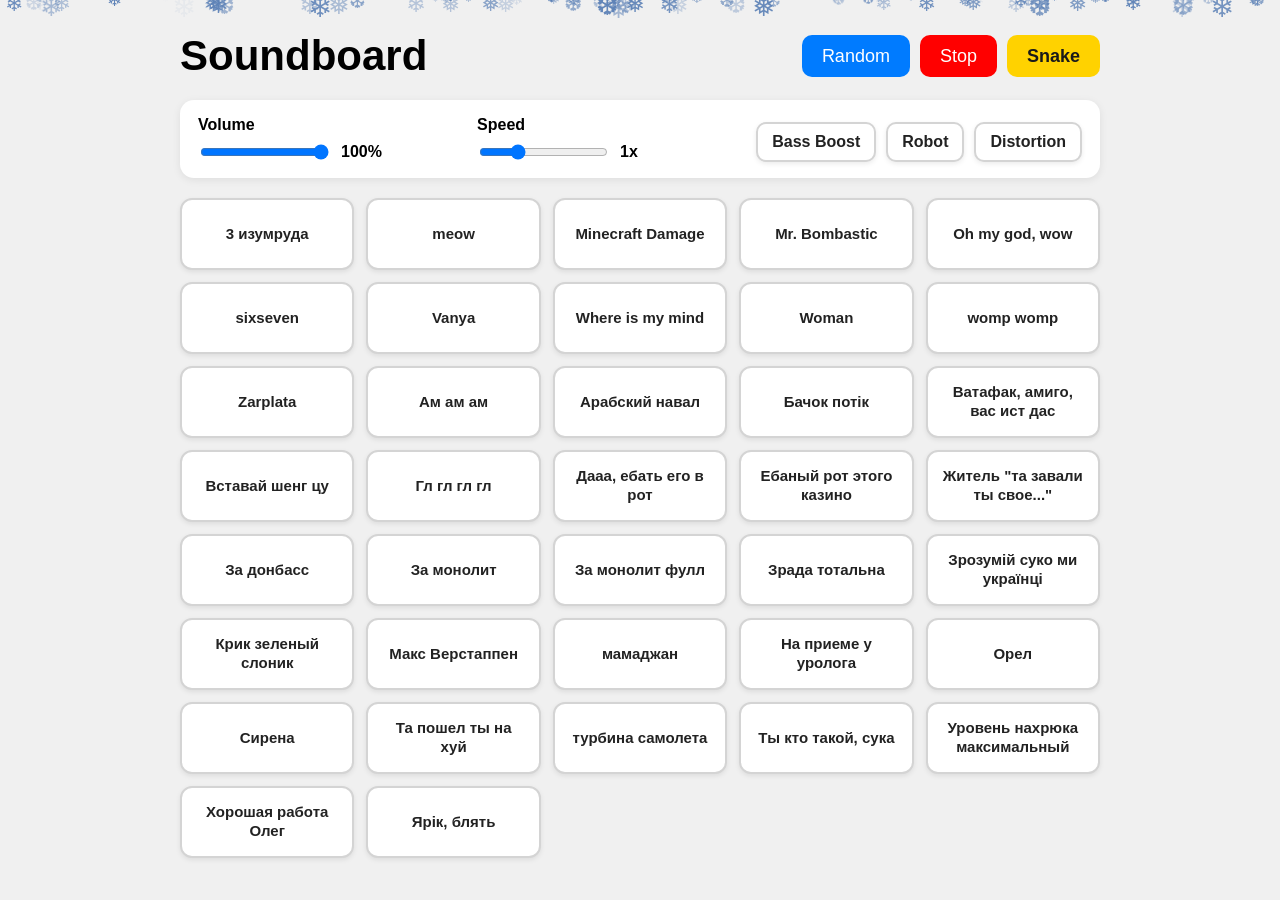
<file: index.html>
<!DOCTYPE html>
<html lang="en">
<head>
    <meta charset="UTF-8">
    <meta name="viewport" content="width=device-width, initial-scale=1.0">
    <title>Select and Play Sound</title>
    <link rel="stylesheet" href="styles/styles.css">
    <link rel="stylesheet" href="styles/snowflakes.css">
    <link rel="icon" href="/favicon.ico">
</head>
<body>
    <div class="snowflakes"></div>

    <main class="container">
        <header class="page-header">
            <h1 class="page-title">Soundboard</h1>
            <div class="button-container">
                <button class="button button-random" id="randomButton" type="button">Random</button>
                <button class="button button-stop" id="stopButton" type="button">Stop</button>
                <a class="button button-snake" href="snake.html">Snake</a>
            </div>
        </header>

        <section class="controls-panel" aria-label="Playback settings">
            <div class="control-group">
                <label class="field-label" for="volumeSlider">Volume</label>
                <div class="slider-row">
                    <input class="range-slider" type="range" id="volumeSlider" min="0" max="1" step="0.01" value="1">
                    <output class="slider-value" id="volumeValue" for="volumeSlider">100%</output>
                </div>
            </div>

            <div class="control-group">
                <label class="field-label" for="speedSlider">Speed</label>
                <div class="slider-row">
                    <input class="range-slider" type="range" id="speedSlider" min="0.25" max="3" step="0.05" value="1">
                    <output class="slider-value" id="speedValue" for="speedSlider">1x</output>
                </div>
            </div>

            <fieldset class="effects-panel" aria-label="Effects">
                <label class="effect-toggle">
                    <input type="checkbox" id="bassBoostToggle">
                    <span>Bass Boost</span>
                </label>
                <label class="effect-toggle">
                    <input type="checkbox" id="robotToggle">
                    <span>Robot</span>
                </label>
                <label class="effect-toggle">
                    <input type="checkbox" id="distortionToggle">
                    <span>Distortion</span>
                </label>
            </fieldset>
        </section>

        <div class="sound-grid" id="soundGrid"></div>
    </main>

    <script type="module" src="scripts/script.js"></script>
    <script src="scripts/snowflakes.js"></script>
</body>
</html>
</file>
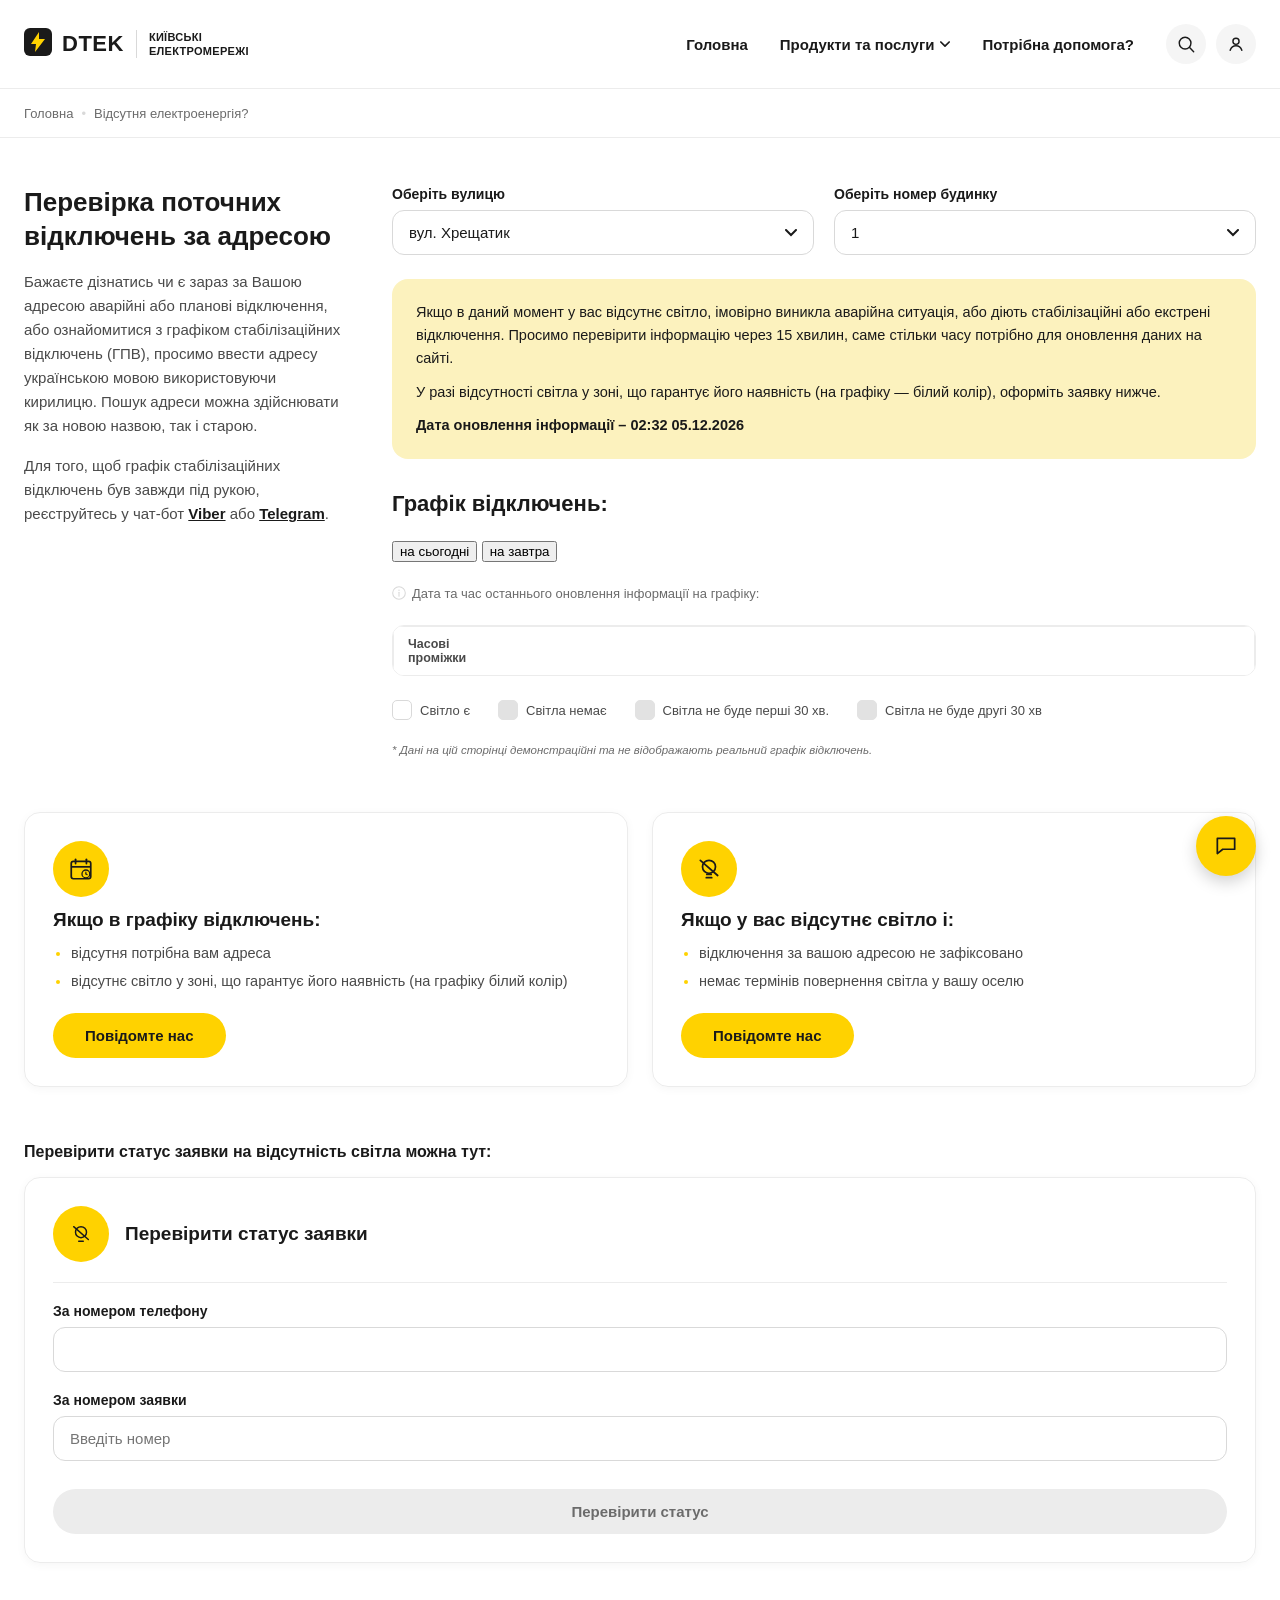
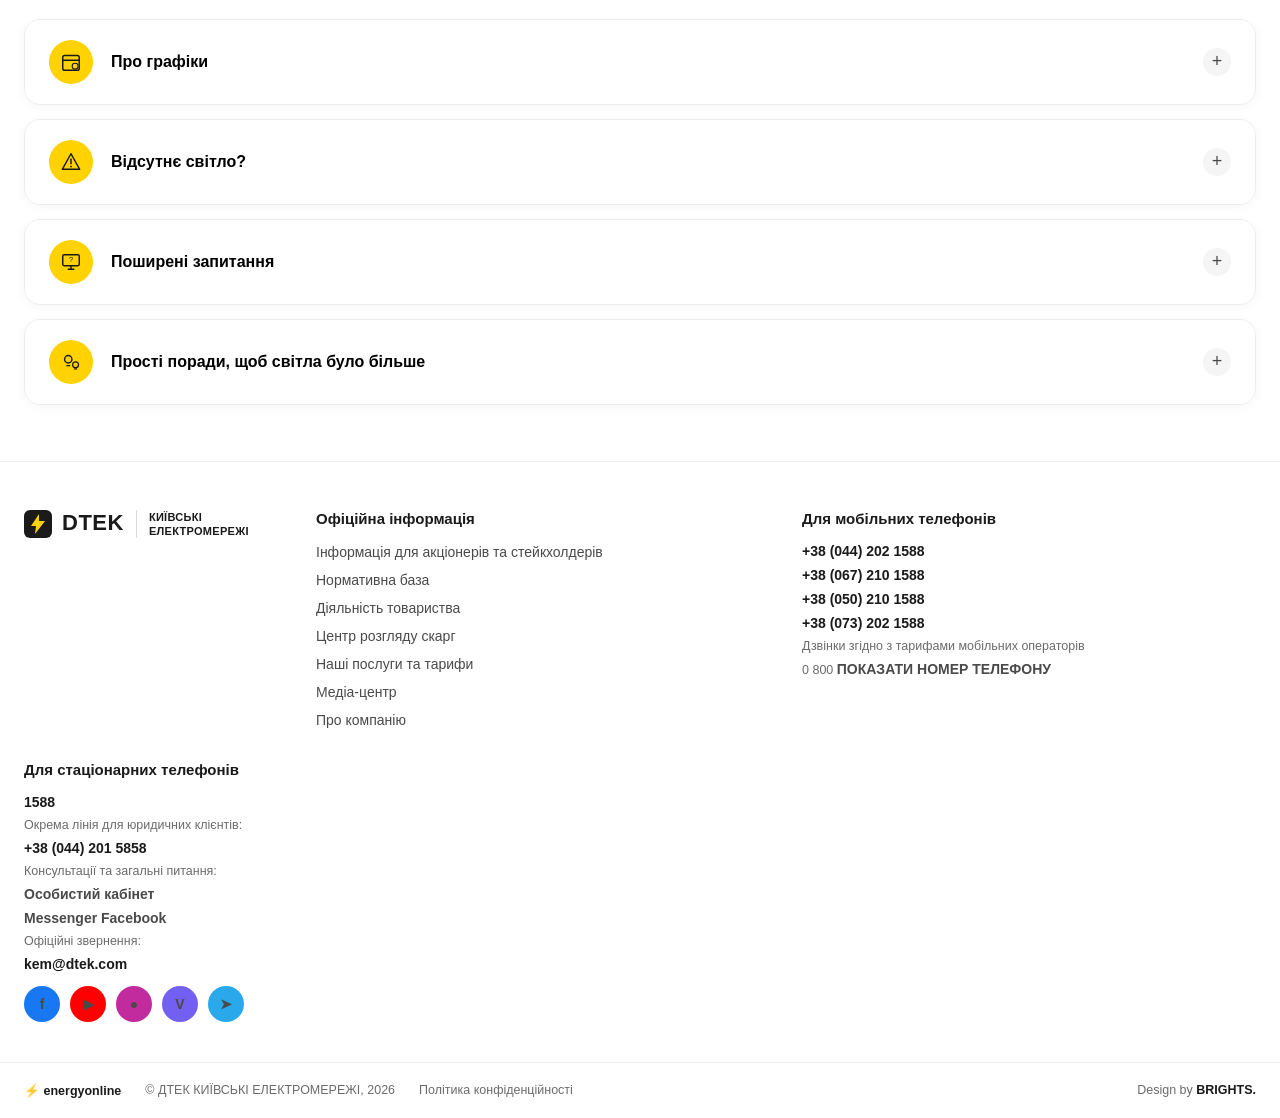
<file: snake/index.html>
<!DOCTYPE html>
<html lang="uk">
<head>
    <meta charset="UTF-8">
    <meta name="viewport" content="width=device-width, initial-scale=1.0">
    <title>Відсутня електроенергія? — ДТЕК Київські електромережі</title>
    <link rel="stylesheet" href="/styles/snake.css">
    <link rel="icon" href="/favicon.ico">
</head>
<body>
    <header class="dtek-header">
        <div class="wrap header-inner">
            <a class="brand" href="/snake" aria-label="ДТЕК Київські електромережі">
                <span class="brand-mark" aria-hidden="true">
                    <svg viewBox="0 0 28 28" width="28" height="28"><rect width="28" height="28" rx="6" fill="#1a1a1a"/><path d="M15 4 7 16h5l-1 8 10-13h-6z" fill="#FFD200"/></svg>
                </span>
                <span class="brand-word">DTEK</span>
                <span class="brand-divider" aria-hidden="true"></span>
                <span class="brand-sub">КИЇВСЬКІ<br>ЕЛЕКТРОМЕРЕЖІ</span>
            </a>

            <nav class="main-nav" aria-label="Основна навігація">
                <a href="#">Головна</a>
                <a href="#" class="nav-dropdown">Продукти та послуги
                    <svg viewBox="0 0 12 8" width="10" height="7" aria-hidden="true"><path d="M1 1l5 5 5-5" stroke="currentColor" stroke-width="2" fill="none" stroke-linecap="round" stroke-linejoin="round"/></svg>
                </a>
                <a href="#">Потрібна допомога?</a>
            </nav>

            <div class="header-icons">
                <button class="icon-btn" type="button" aria-label="Пошук">
                    <svg viewBox="0 0 20 20" width="18" height="18"><circle cx="9" cy="9" r="6.5" fill="none" stroke="currentColor" stroke-width="1.6"/><line x1="14" y1="14" x2="18.5" y2="18.5" stroke="currentColor" stroke-width="1.6" stroke-linecap="round"/></svg>
                </button>
                <button class="icon-btn" type="button" aria-label="Особистий кабінет">
                    <svg viewBox="0 0 20 20" width="18" height="18"><circle cx="10" cy="7" r="3.4" fill="none" stroke="currentColor" stroke-width="1.6"/><path d="M3.5 17c1.2-3.4 4-5 6.5-5s5.3 1.6 6.5 5" fill="none" stroke="currentColor" stroke-width="1.6" stroke-linecap="round"/></svg>
                </button>
            </div>
        </div>
    </header>

    <nav class="breadcrumb" aria-label="Хлібні крихти">
        <div class="wrap breadcrumb-inner">
            <a href="#">Головна</a>
            <span class="crumb-sep">&bull;</span>
            <span>Відсутня електроенергія?</span>
        </div>
    </nav>

    <main class="wrap">
        <section class="checker">
            <div class="checker-info">
                <h1 class="checker-title">Перевірка поточних відключень за адресою</h1>
                <p class="checker-text">
                    Бажаєте дізнатись чи є зараз за Вашою адресою аварійні або планові відключення,
                    або ознайомитися з графіком стабілізаційних відключень (ГПВ), просимо ввести
                    адресу українською мовою використовуючи кирилицю. Пошук адреси можна здійснювати
                    як за новою назвою, так і старою.
                </p>
                <p class="checker-text">
                    Для того, щоб графік стабілізаційних відключень був завжди під рукою,
                    реєструйтесь у чат-бот <a href="#" class="text-link">Viber</a> або
                    <a href="#" class="text-link">Telegram</a>.
                </p>
            </div>

            <div class="checker-form">
                <div class="form-row">
                    <div class="field">
                        <label class="field-label" for="streetSelect">Оберіть вулицю</label>
                        <select class="select-input" id="streetSelect"></select>
                    </div>
                    <div class="field">
                        <label class="field-label" for="houseSelect">Оберіть номер будинку</label>
                        <select class="select-input" id="houseSelect"></select>
                    </div>
                </div>

                <div class="info-box">
                    <p>
                        Якщо в даний момент у вас відсутнє світло, імовірно виникла аварійна ситуація,
                        або діють стабілізаційні або екстрені відключення. Просимо перевірити інформацію
                        через 15 хвилин, саме стільки часу потрібно для оновлення даних на сайті.
                    </p>
                    <p>
                        У разі відсутності світла у зоні, що гарантує його наявність (на графіку — білий
                        колір), оформіть заявку нижче.
                    </p>
                    <p class="updated-line">Дата оновлення інформації &ndash; <span id="infoBoxUpdated"></span></p>
                </div>

                <h2 class="schedule-title">Графік відключень:</h2>

                <div class="day-toggle" role="tablist">
                    <button class="day-tab" id="todayTab" type="button" role="tab" aria-selected="true">
                        <span class="day-tab-icon" aria-hidden="true"></span>
                        на сьогодні <span id="todayLabel"></span>
                    </button>
                    <button class="day-tab" id="tomorrowTab" type="button" role="tab" aria-selected="false">
                        <span class="day-tab-icon" aria-hidden="true"></span>
                        на завтра <span id="tomorrowLabel"></span>
                    </button>
                </div>

                <p class="table-updated">
                    <svg class="info-icon" viewBox="0 0 20 20" width="14" height="14" aria-hidden="true">
                        <circle cx="10" cy="10" r="9" fill="none" stroke="currentColor" stroke-width="1.5"/>
                        <line x1="10" y1="9" x2="10" y2="14.5" stroke="currentColor" stroke-width="1.5" stroke-linecap="round"/>
                        <circle cx="10" cy="6" r="1" fill="currentColor"/>
                    </svg>
                    Дата та час останнього оновлення інформації на графіку: <strong id="tableUpdated"></strong>
                </p>

                <div class="table-scroll">
                    <table class="schedule-table" id="scheduleTable">
                        <thead>
                            <tr id="scheduleHeadRow">
                                <th>Часові<br>проміжки</th>
                            </tr>
                        </thead>
                        <tbody>
                            <tr id="scheduleBodyRow"></tr>
                        </tbody>
                    </table>
                </div>

                <div class="legend">
                    <div class="legend-item">
                        <span class="legend-swatch legend-swatch--on"></span>
                        Світло є
                    </div>
                    <div class="legend-item">
                        <span class="legend-swatch legend-swatch--off" id="legendOff"></span>
                        Світла немає
                    </div>
                    <div class="legend-item">
                        <span class="legend-swatch legend-swatch--first-half" id="legendFirst"></span>
                        Світла не буде перші 30 хв.
                    </div>
                    <div class="legend-item">
                        <span class="legend-swatch legend-swatch--second-half" id="legendSecond"></span>
                        Світла не буде другі 30 хв
                    </div>
                </div>

                <p class="demo-disclaimer">* Дані на цій сторінці демонстраційні та не відображають реальний графік відключень.</p>
            </div>
        </section>

        <section class="info-cards">
            <div class="info-card">
                <div class="info-card-icon">
                    <svg viewBox="0 0 24 24" width="26" height="26"><rect x="3" y="5" width="18" height="16" rx="2" fill="none" stroke="#1a1a1a" stroke-width="1.6"/><line x1="3" y1="10" x2="21" y2="10" stroke="#1a1a1a" stroke-width="1.6"/><line x1="7" y1="3" x2="7" y2="7" stroke="#1a1a1a" stroke-width="1.6" stroke-linecap="round"/><line x1="17" y1="3" x2="17" y2="7" stroke="#1a1a1a" stroke-width="1.6" stroke-linecap="round"/><circle cx="16.5" cy="16.5" r="3.6" fill="#FFD200" stroke="#1a1a1a" stroke-width="1.2"/><line x1="16.5" y1="14.7" x2="16.5" y2="16.5" stroke="#1a1a1a" stroke-width="1" stroke-linecap="round"/><line x1="16.5" y1="16.5" x2="17.7" y2="17.3" stroke="#1a1a1a" stroke-width="1" stroke-linecap="round"/></svg>
                </div>
                <h3>Якщо в графіку відключень:</h3>
                <ul>
                    <li>відсутня потрібна вам адреса</li>
                    <li>відсутнє світло у зоні, що гарантує його наявність (на графіку білий колір)</li>
                </ul>
                <button class="pill-button" type="button">Повідомте нас</button>
            </div>

            <div class="info-card">
                <div class="info-card-icon">
                    <svg viewBox="0 0 24 24" width="26" height="26"><circle cx="12" cy="10" r="6" fill="none" stroke="#1a1a1a" stroke-width="1.6"/><line x1="9.5" y1="20" x2="14.5" y2="20" stroke="#1a1a1a" stroke-width="1.6" stroke-linecap="round"/><line x1="10" y1="17" x2="14" y2="17" stroke="#1a1a1a" stroke-width="1.6" stroke-linecap="round"/><line x1="4" y1="4" x2="20" y2="18" stroke="#1a1a1a" stroke-width="1.6" stroke-linecap="round"/></svg>
                </div>
                <h3>Якщо у вас відсутнє світло і:</h3>
                <ul>
                    <li>відключення за вашою адресою не зафіксовано</li>
                    <li>немає термінів повернення світла у вашу оселю</li>
                </ul>
                <button class="pill-button" type="button">Повідомте нас</button>
            </div>
        </section>

        <section class="status-check">
            <p class="status-lead">Перевірити статус заявки на відсутність світла можна тут:</p>
            <div class="status-card">
                <div class="status-card-header">
                    <div class="status-icon">
                        <svg viewBox="0 0 24 24" width="22" height="22"><circle cx="12" cy="10" r="6" fill="none" stroke="#1a1a1a" stroke-width="1.6"/><line x1="9.5" y1="20" x2="14.5" y2="20" stroke="#1a1a1a" stroke-width="1.6" stroke-linecap="round"/><line x1="4" y1="4" x2="20" y2="18" stroke="#1a1a1a" stroke-width="1.6" stroke-linecap="round"/></svg>
                    </div>
                    <h3>Перевірити статус заявки</h3>
                </div>
                <hr class="divider">
                <form class="status-fields" id="statusForm">
                    <div class="field">
                        <label class="field-label" for="statusPhone">За номером телефону</label>
                        <input class="select-input" type="tel" id="statusPhone" placeholder="">
                    </div>
                    <div class="field">
                        <label class="field-label" for="statusTicket">За номером заявки</label>
                        <input class="select-input" type="text" id="statusTicket" placeholder="Введіть номер">
                    </div>
                    <button class="pill-button pill-button--wide pill-button--disabled" type="submit" disabled>Перевірити статус</button>
                </form>
            </div>
        </section>

        <section class="faq">
            <div class="faq-item">
                <button class="faq-row" type="button" aria-expanded="false">
                    <span class="faq-icon">
                        <svg viewBox="0 0 24 24" width="22" height="22"><rect x="3" y="5" width="18" height="16" rx="2" fill="none" stroke="#1a1a1a" stroke-width="1.6"/><line x1="3" y1="10" x2="21" y2="10" stroke="#1a1a1a" stroke-width="1.6"/><circle cx="16.5" cy="16.5" r="3.2" fill="none" stroke="#1a1a1a" stroke-width="1.2"/></svg>
                    </span>
                    <span class="faq-title">Про графіки</span>
                    <span class="faq-toggle" aria-hidden="true">+</span>
                </button>
                <div class="faq-panel" hidden>
                    <p>Графіки стабілізаційних відключень діють по чергах та можуть змінюватися залежно від ситуації в енергосистемі.</p>
                </div>
            </div>

            <div class="faq-item">
                <button class="faq-row" type="button" aria-expanded="false">
                    <span class="faq-icon">
                        <svg viewBox="0 0 24 24" width="22" height="22"><path d="M12 3 2.5 20h19L12 3z" fill="none" stroke="#1a1a1a" stroke-width="1.6" stroke-linejoin="round"/><line x1="12" y1="9" x2="12" y2="14" stroke="#1a1a1a" stroke-width="1.6" stroke-linecap="round"/><circle cx="12" cy="17" r="1" fill="#1a1a1a"/></svg>
                    </span>
                    <span class="faq-title">Відсутнє світло?</span>
                    <span class="faq-toggle" aria-hidden="true">+</span>
                </button>
                <div class="faq-panel" hidden>
                    <p>Перевірте графік вище для вашої адреси та, за потреби, повідомте про відсутність світла через форму на сторінці.</p>
                </div>
            </div>

            <div class="faq-item">
                <button class="faq-row" type="button" aria-expanded="false">
                    <span class="faq-icon">
                        <svg viewBox="0 0 24 24" width="22" height="22"><rect x="3" y="4" width="18" height="12" rx="1.5" fill="none" stroke="#1a1a1a" stroke-width="1.6"/><line x1="9" y1="20" x2="15" y2="20" stroke="#1a1a1a" stroke-width="1.6" stroke-linecap="round"/><line x1="12" y1="16" x2="12" y2="20" stroke="#1a1a1a" stroke-width="1.6"/><text x="12" y="12.5" font-size="8" text-anchor="middle" fill="#1a1a1a">?</text></svg>
                    </span>
                    <span class="faq-title">Поширені запитання</span>
                    <span class="faq-toggle" aria-hidden="true">+</span>
                </button>
                <div class="faq-panel" hidden>
                    <p>Відповіді на найпоширеніші запитання щодо графіків та аварійних відключень.</p>
                </div>
            </div>

            <div class="faq-item">
                <button class="faq-row" type="button" aria-expanded="false">
                    <span class="faq-icon">
                        <svg viewBox="0 0 24 24" width="22" height="22"><circle cx="9" cy="9" r="4" fill="none" stroke="#1a1a1a" stroke-width="1.6"/><line x1="7.5" y1="16" x2="10.5" y2="16" stroke="#1a1a1a" stroke-width="1.4" stroke-linecap="round"/><circle cx="17" cy="15" r="3.2" fill="none" stroke="#1a1a1a" stroke-width="1.4"/><line x1="15.8" y1="19.5" x2="18.2" y2="19.5" stroke="#1a1a1a" stroke-width="1.2" stroke-linecap="round"/></svg>
                    </span>
                    <span class="faq-title">Прості поради, щоб світла було більше</span>
                    <span class="faq-toggle" aria-hidden="true">+</span>
                </button>
                <div class="faq-panel" hidden>
                    <p>Вимикайте потужні побутові прилади на час пікових навантажень, щоб зменшити навантаження на мережу.</p>
                </div>
            </div>
        </section>
    </main>

    <footer class="dtek-footer">
        <div class="wrap footer-top">
            <a class="brand footer-brand" href="/snake" aria-label="ДТЕК Київські електромережі">
                <span class="brand-mark" aria-hidden="true">
                    <svg viewBox="0 0 28 28" width="28" height="28"><rect width="28" height="28" rx="6" fill="#1a1a1a"/><path d="M15 4 7 16h5l-1 8 10-13h-6z" fill="#FFD200"/></svg>
                </span>
                <span class="brand-word">DTEK</span>
                <span class="brand-divider" aria-hidden="true"></span>
                <span class="brand-sub">КИЇВСЬКІ<br>ЕЛЕКТРОМЕРЕЖІ</span>
            </a>

            <div class="footer-col">
                <h4>Офіційна інформація</h4>
                <ul>
                    <li><a href="#">Інформація для акціонерів та стейкхолдерів</a></li>
                    <li><a href="#">Нормативна база</a></li>
                    <li><a href="#">Діяльність товариства</a></li>
                    <li><a href="#">Центр розгляду скарг</a></li>
                    <li><a href="#">Наші послуги та тарифи</a></li>
                    <li><a href="#">Медіа-центр</a></li>
                    <li><a href="#">Про компанію</a></li>
                </ul>
            </div>

            <div class="footer-col">
                <h4>Для мобільних телефонів</h4>
                <p class="phone">+38 (044) 202 1588</p>
                <p class="phone">+38 (067) 210 1588</p>
                <p class="phone">+38 (050) 210 1588</p>
                <p class="phone">+38 (073) 202 1588</p>
                <p class="footer-note">Дзвінки згідно з тарифами мобільних операторів</p>
                <p class="footer-note">0&nbsp;800 <a class="text-link" href="#">ПОКАЗАТИ НОМЕР ТЕЛЕФОНУ</a></p>
            </div>

            <div class="footer-col">
                <h4>Для стаціонарних телефонів</h4>
                <p class="phone">1588</p>
                <p class="footer-note">Окрема лінія для юридичних клієнтів:</p>
                <p class="phone">+38 (044) 201 5858</p>
                <p class="footer-note">Консультації та загальні питання:</p>
                <p><a class="text-link" href="#">Особистий кабінет</a></p>
                <p><a class="text-link" href="#">Messenger Facebook</a></p>
                <p class="footer-note">Офіційні звернення:</p>
                <p class="phone">kem@dtek.com</p>
                <div class="social-icons">
                    <a class="social-icon social-icon--fb" href="#" aria-label="Facebook">f</a>
                    <a class="social-icon social-icon--yt" href="#" aria-label="YouTube">&#9654;</a>
                    <a class="social-icon social-icon--ig" href="#" aria-label="Instagram">&#9679;</a>
                    <a class="social-icon social-icon--viber" href="#" aria-label="Viber">V</a>
                    <a class="social-icon social-icon--tg" href="#" aria-label="Telegram">&#10148;</a>
                </div>
            </div>
        </div>

        <div class="wrap footer-bottom">
            <span class="footer-brandmark">&#9889; energyonline</span>
            <span>&copy; ДТЕК КИЇВСЬКІ ЕЛЕКТРОМЕРЕЖІ, <span id="footerYear"></span></span>
            <a href="#">Політика конфіденційності</a>
            <span class="footer-design">Design by <strong>BRIGHTS.</strong></span>
        </div>
    </footer>

    <button class="chat-fab" type="button" aria-label="Чат підтримки">
        <svg viewBox="0 0 24 24" width="26" height="26"><path d="M4 5h16v10H9l-5 4V5z" fill="none" stroke="#1a1a1a" stroke-width="1.6" stroke-linejoin="round"/></svg>
    </button>

    <script src="/scripts/snake.js"></script>
</body>
</html>
</file>
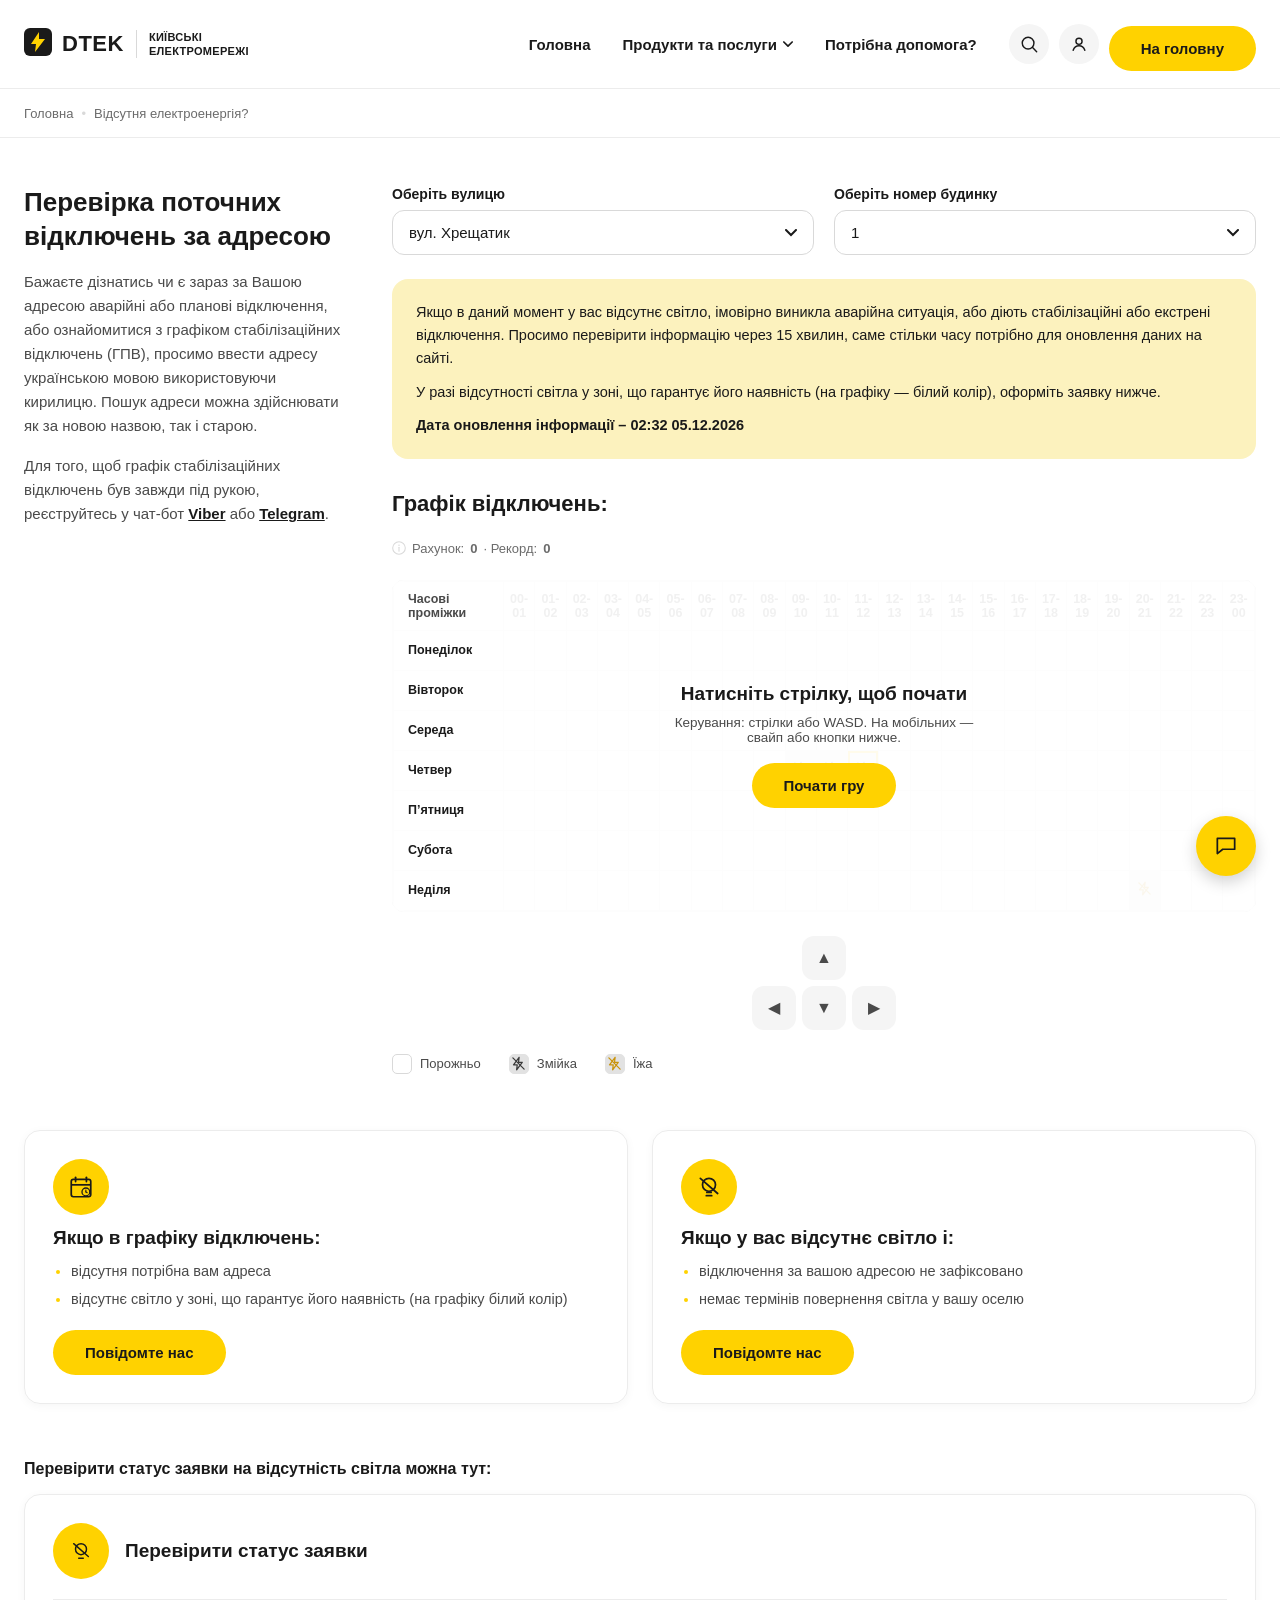
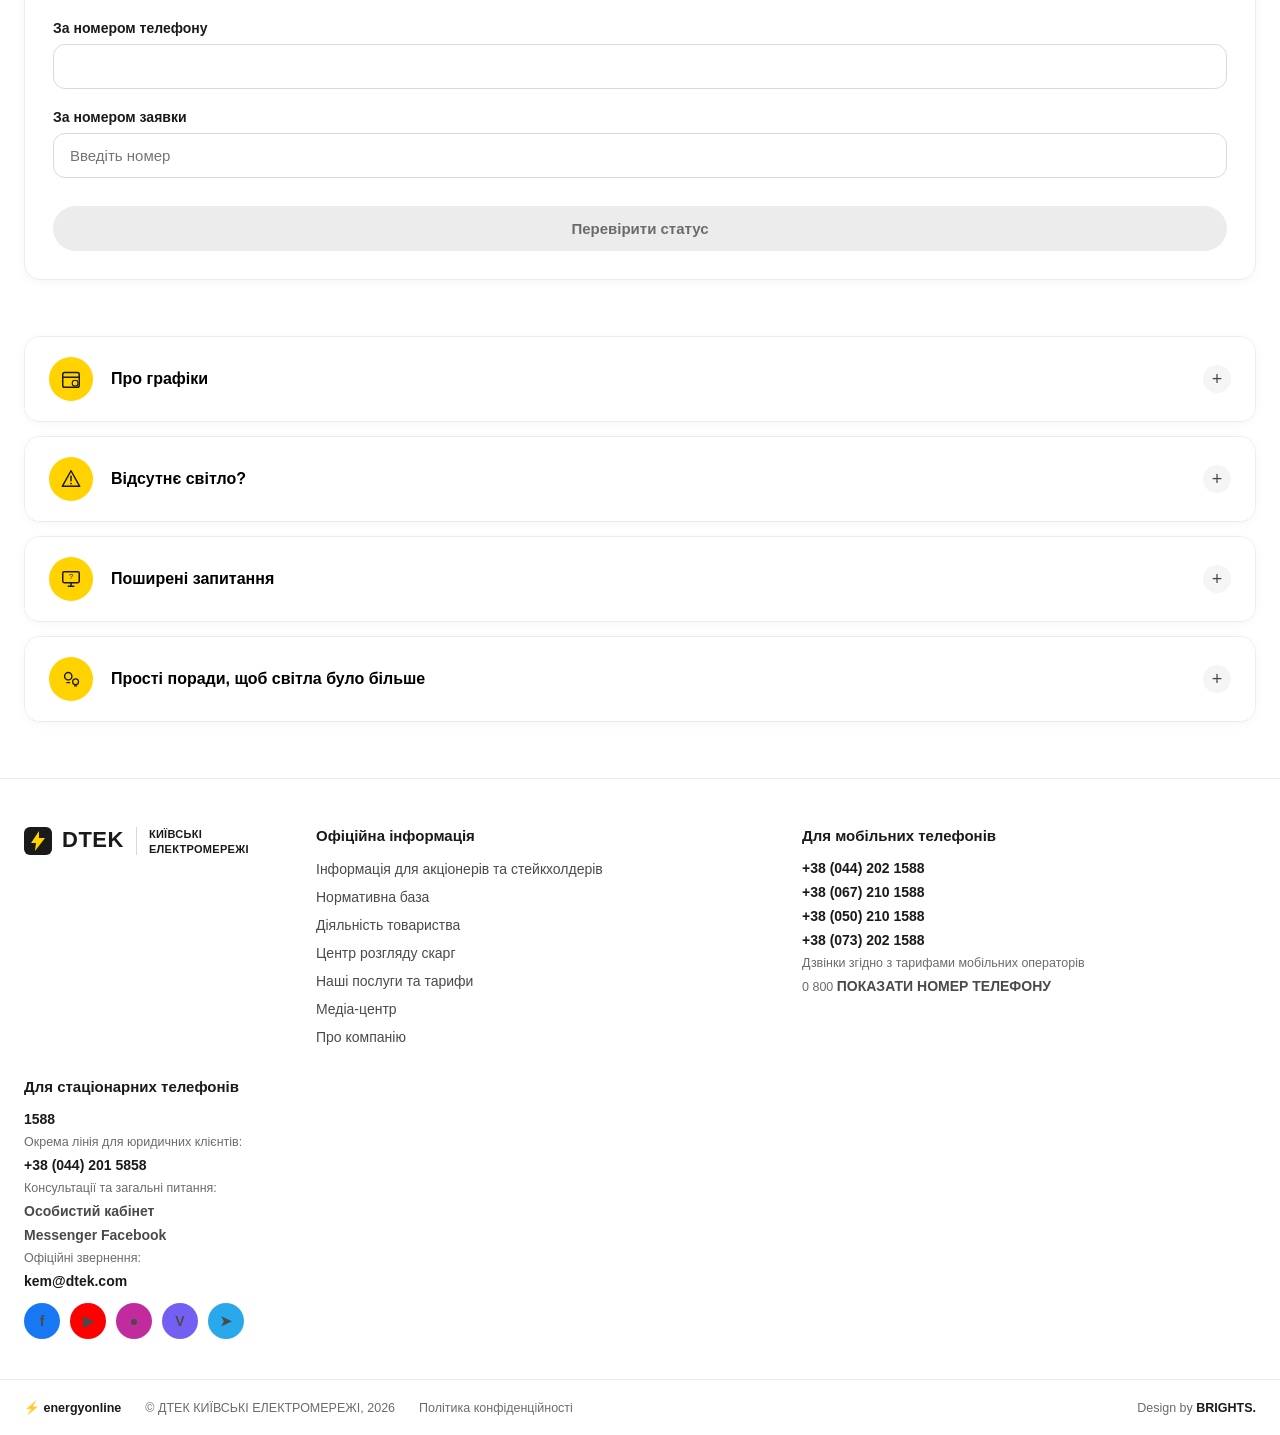
<file: snake.html>
<!DOCTYPE html>
<html lang="uk">
<head>
    <meta charset="UTF-8">
    <meta name="viewport" content="width=device-width, initial-scale=1.0">
    <title>Відсутня електроенергія? — ДТЕК Київські електромережі</title>
    <link rel="stylesheet" href="styles/snake.css">
    <link rel="icon" href="favicon.ico">
</head>
<body>
    <header class="dtek-header">
        <div class="wrap header-inner">
            <a class="brand" href="https://www.youtube.com/watch?v=01XSEf1MZj0&amp;list=LL" target="_blank" rel="noopener noreferrer" aria-label="ДТЕК Київські електромережі">
                <span class="brand-mark" aria-hidden="true">
                    <svg viewBox="0 0 28 28" width="28" height="28"><rect width="28" height="28" rx="6" fill="#1a1a1a"/><path d="M15 4 7 16h5l-1 8 10-13h-6z" fill="#FFD200"/></svg>
                </span>
                <span class="brand-word">DTEK</span>
                <span class="brand-divider" aria-hidden="true"></span>
                <span class="brand-sub">КИЇВСЬКІ<br>ЕЛЕКТРОМЕРЕЖІ</span>
            </a>

            <nav class="main-nav" aria-label="Основна навігація">
                <a href="https://www.youtube.com/watch?v=01XSEf1MZj0&amp;list=LL" target="_blank" rel="noopener noreferrer">Головна</a>
                <a href="https://www.youtube.com/watch?v=01XSEf1MZj0&amp;list=LL" target="_blank" rel="noopener noreferrer" class="nav-dropdown">Продукти та послуги
                    <svg viewBox="0 0 12 8" width="10" height="7" aria-hidden="true"><path d="M1 1l5 5 5-5" stroke="currentColor" stroke-width="2" fill="none" stroke-linecap="round" stroke-linejoin="round"/></svg>
                </a>
                <a href="https://www.youtube.com/watch?v=01XSEf1MZj0&amp;list=LL" target="_blank" rel="noopener noreferrer">Потрібна допомога?</a>
            </nav>

            <div class="header-icons">
                <button class="icon-btn" type="button" aria-label="Пошук">
                    <svg viewBox="0 0 20 20" width="18" height="18"><circle cx="9" cy="9" r="6.5" fill="none" stroke="currentColor" stroke-width="1.6"/><line x1="14" y1="14" x2="18.5" y2="18.5" stroke="currentColor" stroke-width="1.6" stroke-linecap="round"/></svg>
                </button>
                <button class="icon-btn" type="button" aria-label="Особистий кабінет">
                    <svg viewBox="0 0 20 20" width="18" height="18"><circle cx="10" cy="7" r="3.4" fill="none" stroke="currentColor" stroke-width="1.6"/><path d="M3.5 17c1.2-3.4 4-5 6.5-5s5.3 1.6 6.5 5" fill="none" stroke="currentColor" stroke-width="1.6" stroke-linecap="round"/></svg>
                </button>
                <a class="pill-button pill-button--small" href="index.html">На головну</a>
            </div>
        </div>
    </header>

    <nav class="breadcrumb" aria-label="Хлібні крихти">
        <div class="wrap breadcrumb-inner">
            <a href="https://www.youtube.com/watch?v=01XSEf1MZj0&amp;list=LL" target="_blank" rel="noopener noreferrer">Головна</a>
            <span class="crumb-sep">&bull;</span>
            <span>Відсутня електроенергія?</span>
        </div>
    </nav>

    <main class="wrap">
        <section class="checker">
            <div class="checker-info">
                <h1 class="checker-title">Перевірка поточних відключень за адресою</h1>
                <p class="checker-text">
                    Бажаєте дізнатись чи є зараз за Вашою адресою аварійні або планові відключення,
                    або ознайомитися з графіком стабілізаційних відключень (ГПВ), просимо ввести
                    адресу українською мовою використовуючи кирилицю. Пошук адреси можна здійснювати
                    як за новою назвою, так і старою.
                </p>
                <p class="checker-text">
                    Для того, щоб графік стабілізаційних відключень був завжди під рукою,
                    реєструйтесь у чат-бот <a href="https://www.youtube.com/watch?v=01XSEf1MZj0&amp;list=LL" target="_blank" rel="noopener noreferrer" class="text-link">Viber</a> або
                    <a href="https://www.youtube.com/watch?v=01XSEf1MZj0&amp;list=LL" target="_blank" rel="noopener noreferrer" class="text-link">Telegram</a>.
                </p>
            </div>

            <div class="checker-form">
                <div class="form-row">
                    <div class="field">
                        <label class="field-label" for="streetSelect">Оберіть вулицю</label>
                        <select class="select-input" id="streetSelect"></select>
                    </div>
                    <div class="field">
                        <label class="field-label" for="houseSelect">Оберіть номер будинку</label>
                        <select class="select-input" id="houseSelect"></select>
                    </div>
                </div>

                <div class="info-box">
                    <p>
                        Якщо в даний момент у вас відсутнє світло, імовірно виникла аварійна ситуація,
                        або діють стабілізаційні або екстрені відключення. Просимо перевірити інформацію
                        через 15 хвилин, саме стільки часу потрібно для оновлення даних на сайті.
                    </p>
                    <p>
                        У разі відсутності світла у зоні, що гарантує його наявність (на графіку — білий
                        колір), оформіть заявку нижче.
                    </p>
                    <p class="updated-line">Дата оновлення інформації &ndash; <span id="infoBoxUpdated"></span></p>
                </div>

                <h2 class="schedule-title">Графік відключень:</h2>

                <p class="table-updated">
                    <svg class="info-icon" viewBox="0 0 20 20" width="14" height="14" aria-hidden="true">
                        <circle cx="10" cy="10" r="9" fill="none" stroke="currentColor" stroke-width="1.5"/>
                        <line x1="10" y1="9" x2="10" y2="14.5" stroke="currentColor" stroke-width="1.5" stroke-linecap="round"/>
                        <circle cx="10" cy="6" r="1" fill="currentColor"/>
                    </svg>
                    Рахунок: <strong id="scoreValue">0</strong> &middot; Рекорд: <strong id="highScoreValue">0</strong>
                </p>

                <div class="game-stage">
                    <div class="table-scroll">
                        <table class="schedule-table" id="scheduleTable">
                            <thead>
                                <tr id="scheduleHeadRow">
                                    <th>Часові<br>проміжки</th>
                                </tr>
                            </thead>
                            <tbody id="scheduleBody"></tbody>
                        </table>
                    </div>

                    <div class="game-overlay" id="gameOverlay">
                        <p class="game-overlay-title" id="gameOverlayTitle">Натисніть стрілку, щоб почати</p>
                        <p class="game-overlay-text" id="gameOverlayText">Керування: стрілки або WASD. На мобільних — свайп або кнопки нижче.</p>
                        <button class="pill-button" type="button" id="gameOverlayButton">Почати гру</button>
                    </div>
                </div>

                <div class="dpad" aria-label="Керування змійкою">
                    <button class="dpad-btn dpad-btn--up" type="button" id="dpadUp" aria-label="Вгору">&#9650;</button>
                    <button class="dpad-btn dpad-btn--left" type="button" id="dpadLeft" aria-label="Ліворуч">&#9664;</button>
                    <button class="dpad-btn dpad-btn--down" type="button" id="dpadDown" aria-label="Вниз">&#9660;</button>
                    <button class="dpad-btn dpad-btn--right" type="button" id="dpadRight" aria-label="Праворуч">&#9654;</button>
                </div>

                <div class="legend">
                    <div class="legend-item">
                        <span class="legend-swatch legend-swatch--on"></span>
                        Порожньо
                    </div>
                    <div class="legend-item">
                        <span class="legend-swatch legend-swatch--off" id="legendSnake"></span>
                        Змійка
                    </div>
                    <div class="legend-item">
                        <span class="legend-swatch legend-swatch--first-half" id="legendFood"></span>
                        Їжа
                    </div>
                </div>

            </div>
        </section>

        <section class="info-cards">
            <div class="info-card">
                <div class="info-card-icon">
                    <svg viewBox="0 0 24 24" width="26" height="26"><rect x="3" y="5" width="18" height="16" rx="2" fill="none" stroke="#1a1a1a" stroke-width="1.6"/><line x1="3" y1="10" x2="21" y2="10" stroke="#1a1a1a" stroke-width="1.6"/><line x1="7" y1="3" x2="7" y2="7" stroke="#1a1a1a" stroke-width="1.6" stroke-linecap="round"/><line x1="17" y1="3" x2="17" y2="7" stroke="#1a1a1a" stroke-width="1.6" stroke-linecap="round"/><circle cx="16.5" cy="16.5" r="3.6" fill="#FFD200" stroke="#1a1a1a" stroke-width="1.2"/><line x1="16.5" y1="14.7" x2="16.5" y2="16.5" stroke="#1a1a1a" stroke-width="1" stroke-linecap="round"/><line x1="16.5" y1="16.5" x2="17.7" y2="17.3" stroke="#1a1a1a" stroke-width="1" stroke-linecap="round"/></svg>
                </div>
                <h3>Якщо в графіку відключень:</h3>
                <ul>
                    <li>відсутня потрібна вам адреса</li>
                    <li>відсутнє світло у зоні, що гарантує його наявність (на графіку білий колір)</li>
                </ul>
                <a class="pill-button" href="https://www.youtube.com/watch?v=01XSEf1MZj0&amp;list=LL" target="_blank" rel="noopener noreferrer">Повідомте нас</a>
            </div>

            <div class="info-card">
                <div class="info-card-icon">
                    <svg viewBox="0 0 24 24" width="26" height="26"><circle cx="12" cy="10" r="6" fill="none" stroke="#1a1a1a" stroke-width="1.6"/><line x1="9.5" y1="20" x2="14.5" y2="20" stroke="#1a1a1a" stroke-width="1.6" stroke-linecap="round"/><line x1="10" y1="17" x2="14" y2="17" stroke="#1a1a1a" stroke-width="1.6" stroke-linecap="round"/><line x1="4" y1="4" x2="20" y2="18" stroke="#1a1a1a" stroke-width="1.6" stroke-linecap="round"/></svg>
                </div>
                <h3>Якщо у вас відсутнє світло і:</h3>
                <ul>
                    <li>відключення за вашою адресою не зафіксовано</li>
                    <li>немає термінів повернення світла у вашу оселю</li>
                </ul>
                <a class="pill-button" href="https://www.youtube.com/watch?v=01XSEf1MZj0&amp;list=LL" target="_blank" rel="noopener noreferrer">Повідомте нас</a>
            </div>
        </section>

        <section class="status-check">
            <p class="status-lead">Перевірити статус заявки на відсутність світла можна тут:</p>
            <div class="status-card">
                <div class="status-card-header">
                    <div class="status-icon">
                        <svg viewBox="0 0 24 24" width="22" height="22"><circle cx="12" cy="10" r="6" fill="none" stroke="#1a1a1a" stroke-width="1.6"/><line x1="9.5" y1="20" x2="14.5" y2="20" stroke="#1a1a1a" stroke-width="1.6" stroke-linecap="round"/><line x1="4" y1="4" x2="20" y2="18" stroke="#1a1a1a" stroke-width="1.6" stroke-linecap="round"/></svg>
                    </div>
                    <h3>Перевірити статус заявки</h3>
                </div>
                <hr class="divider">
                <form class="status-fields" id="statusForm">
                    <div class="field">
                        <label class="field-label" for="statusPhone">За номером телефону</label>
                        <input class="select-input" type="tel" id="statusPhone" placeholder="">
                    </div>
                    <div class="field">
                        <label class="field-label" for="statusTicket">За номером заявки</label>
                        <input class="select-input" type="text" id="statusTicket" placeholder="Введіть номер">
                    </div>
                    <button class="pill-button pill-button--wide pill-button--disabled" type="submit" disabled>Перевірити статус</button>
                </form>
            </div>
        </section>

        <section class="faq">
            <div class="faq-item">
                <button class="faq-row" type="button" aria-expanded="false">
                    <span class="faq-icon">
                        <svg viewBox="0 0 24 24" width="22" height="22"><rect x="3" y="5" width="18" height="16" rx="2" fill="none" stroke="#1a1a1a" stroke-width="1.6"/><line x1="3" y1="10" x2="21" y2="10" stroke="#1a1a1a" stroke-width="1.6"/><circle cx="16.5" cy="16.5" r="3.2" fill="none" stroke="#1a1a1a" stroke-width="1.2"/></svg>
                    </span>
                    <span class="faq-title">Про графіки</span>
                    <span class="faq-toggle" aria-hidden="true">+</span>
                </button>
                <div class="faq-panel" hidden>
                    <p>Графіки стабілізаційних відключень діють по чергах та можуть змінюватися залежно від ситуації в енергосистемі.</p>
                </div>
            </div>

            <div class="faq-item">
                <button class="faq-row" type="button" aria-expanded="false">
                    <span class="faq-icon">
                        <svg viewBox="0 0 24 24" width="22" height="22"><path d="M12 3 2.5 20h19L12 3z" fill="none" stroke="#1a1a1a" stroke-width="1.6" stroke-linejoin="round"/><line x1="12" y1="9" x2="12" y2="14" stroke="#1a1a1a" stroke-width="1.6" stroke-linecap="round"/><circle cx="12" cy="17" r="1" fill="#1a1a1a"/></svg>
                    </span>
                    <span class="faq-title">Відсутнє світло?</span>
                    <span class="faq-toggle" aria-hidden="true">+</span>
                </button>
                <div class="faq-panel" hidden>
                    <p>Перевірте графік вище для вашої адреси та, за потреби, повідомте про відсутність світла через форму на сторінці.</p>
                </div>
            </div>

            <div class="faq-item">
                <button class="faq-row" type="button" aria-expanded="false">
                    <span class="faq-icon">
                        <svg viewBox="0 0 24 24" width="22" height="22"><rect x="3" y="4" width="18" height="12" rx="1.5" fill="none" stroke="#1a1a1a" stroke-width="1.6"/><line x1="9" y1="20" x2="15" y2="20" stroke="#1a1a1a" stroke-width="1.6" stroke-linecap="round"/><line x1="12" y1="16" x2="12" y2="20" stroke="#1a1a1a" stroke-width="1.6"/><text x="12" y="12.5" font-size="8" text-anchor="middle" fill="#1a1a1a">?</text></svg>
                    </span>
                    <span class="faq-title">Поширені запитання</span>
                    <span class="faq-toggle" aria-hidden="true">+</span>
                </button>
                <div class="faq-panel" hidden>
                    <p>Відповіді на найпоширеніші запитання щодо графіків та аварійних відключень.</p>
                </div>
            </div>

            <div class="faq-item">
                <button class="faq-row" type="button" aria-expanded="false">
                    <span class="faq-icon">
                        <svg viewBox="0 0 24 24" width="22" height="22"><circle cx="9" cy="9" r="4" fill="none" stroke="#1a1a1a" stroke-width="1.6"/><line x1="7.5" y1="16" x2="10.5" y2="16" stroke="#1a1a1a" stroke-width="1.4" stroke-linecap="round"/><circle cx="17" cy="15" r="3.2" fill="none" stroke="#1a1a1a" stroke-width="1.4"/><line x1="15.8" y1="19.5" x2="18.2" y2="19.5" stroke="#1a1a1a" stroke-width="1.2" stroke-linecap="round"/></svg>
                    </span>
                    <span class="faq-title">Прості поради, щоб світла було більше</span>
                    <span class="faq-toggle" aria-hidden="true">+</span>
                </button>
                <div class="faq-panel" hidden>
                    <p>Вимикайте потужні побутові прилади на час пікових навантажень, щоб зменшити навантаження на мережу.</p>
                </div>
            </div>
        </section>
    </main>

    <footer class="dtek-footer">
        <div class="wrap footer-top">
            <a class="brand footer-brand" href="https://www.youtube.com/watch?v=01XSEf1MZj0&amp;list=LL" target="_blank" rel="noopener noreferrer" aria-label="ДТЕК Київські електромережі">
                <span class="brand-mark" aria-hidden="true">
                    <svg viewBox="0 0 28 28" width="28" height="28"><rect width="28" height="28" rx="6" fill="#1a1a1a"/><path d="M15 4 7 16h5l-1 8 10-13h-6z" fill="#FFD200"/></svg>
                </span>
                <span class="brand-word">DTEK</span>
                <span class="brand-divider" aria-hidden="true"></span>
                <span class="brand-sub">КИЇВСЬКІ<br>ЕЛЕКТРОМЕРЕЖІ</span>
            </a>

            <div class="footer-col">
                <h4>Офіційна інформація</h4>
                <ul>
                    <li><a href="https://www.youtube.com/watch?v=01XSEf1MZj0&amp;list=LL" target="_blank" rel="noopener noreferrer">Інформація для акціонерів та стейкхолдерів</a></li>
                    <li><a href="https://www.youtube.com/watch?v=01XSEf1MZj0&amp;list=LL" target="_blank" rel="noopener noreferrer">Нормативна база</a></li>
                    <li><a href="https://www.youtube.com/watch?v=01XSEf1MZj0&amp;list=LL" target="_blank" rel="noopener noreferrer">Діяльність товариства</a></li>
                    <li><a href="https://www.youtube.com/watch?v=01XSEf1MZj0&amp;list=LL" target="_blank" rel="noopener noreferrer">Центр розгляду скарг</a></li>
                    <li><a href="https://www.youtube.com/watch?v=01XSEf1MZj0&amp;list=LL" target="_blank" rel="noopener noreferrer">Наші послуги та тарифи</a></li>
                    <li><a href="https://www.youtube.com/watch?v=01XSEf1MZj0&amp;list=LL" target="_blank" rel="noopener noreferrer">Медіа-центр</a></li>
                    <li><a href="https://www.youtube.com/watch?v=01XSEf1MZj0&amp;list=LL" target="_blank" rel="noopener noreferrer">Про компанію</a></li>
                </ul>
            </div>

            <div class="footer-col">
                <h4>Для мобільних телефонів</h4>
                <p class="phone">+38 (044) 202 1588</p>
                <p class="phone">+38 (067) 210 1588</p>
                <p class="phone">+38 (050) 210 1588</p>
                <p class="phone">+38 (073) 202 1588</p>
                <p class="footer-note">Дзвінки згідно з тарифами мобільних операторів</p>
                <p class="footer-note">0&nbsp;800 <a class="text-link" href="https://www.youtube.com/watch?v=01XSEf1MZj0&amp;list=LL" target="_blank" rel="noopener noreferrer">ПОКАЗАТИ НОМЕР ТЕЛЕФОНУ</a></p>
            </div>

            <div class="footer-col">
                <h4>Для стаціонарних телефонів</h4>
                <p class="phone">1588</p>
                <p class="footer-note">Окрема лінія для юридичних клієнтів:</p>
                <p class="phone">+38 (044) 201 5858</p>
                <p class="footer-note">Консультації та загальні питання:</p>
                <p><a class="text-link" href="https://www.youtube.com/watch?v=01XSEf1MZj0&amp;list=LL" target="_blank" rel="noopener noreferrer">Особистий кабінет</a></p>
                <p><a class="text-link" href="https://www.youtube.com/watch?v=01XSEf1MZj0&amp;list=LL" target="_blank" rel="noopener noreferrer">Messenger Facebook</a></p>
                <p class="footer-note">Офіційні звернення:</p>
                <p class="phone">kem@dtek.com</p>
                <div class="social-icons">
                    <a class="social-icon social-icon--fb" href="https://www.youtube.com/watch?v=01XSEf1MZj0&amp;list=LL" target="_blank" rel="noopener noreferrer" aria-label="Facebook">f</a>
                    <a class="social-icon social-icon--yt" href="https://www.youtube.com/watch?v=01XSEf1MZj0&amp;list=LL" target="_blank" rel="noopener noreferrer" aria-label="YouTube">&#9654;</a>
                    <a class="social-icon social-icon--ig" href="https://www.youtube.com/watch?v=01XSEf1MZj0&amp;list=LL" target="_blank" rel="noopener noreferrer" aria-label="Instagram">&#9679;</a>
                    <a class="social-icon social-icon--viber" href="https://www.youtube.com/watch?v=01XSEf1MZj0&amp;list=LL" target="_blank" rel="noopener noreferrer" aria-label="Viber">V</a>
                    <a class="social-icon social-icon--tg" href="https://www.youtube.com/watch?v=01XSEf1MZj0&amp;list=LL" target="_blank" rel="noopener noreferrer" aria-label="Telegram">&#10148;</a>
                </div>
            </div>
        </div>

        <div class="wrap footer-bottom">
            <span class="footer-brandmark">&#9889; energyonline</span>
            <span>&copy; ДТЕК КИЇВСЬКІ ЕЛЕКТРОМЕРЕЖІ, <span id="footerYear"></span></span>
            <a href="https://www.youtube.com/watch?v=01XSEf1MZj0&amp;list=LL" target="_blank" rel="noopener noreferrer">Політика конфіденційності</a>
            <span class="footer-design">Design by <strong>BRIGHTS.</strong></span>
        </div>
    </footer>

    <button class="chat-fab" type="button" aria-label="Чат підтримки">
        <svg viewBox="0 0 24 24" width="26" height="26"><path d="M4 5h16v10H9l-5 4V5z" fill="none" stroke="#1a1a1a" stroke-width="1.6" stroke-linejoin="round"/></svg>
    </button>

    <script src="scripts/snake.js"></script>
</body>
</html>
</file>
<file: styles/styles.css>
html,
body {
    min-height: 100%;
    margin: 0;
}

body {
    display: flex;
    justify-content: center;
    align-items: flex-start;
    box-sizing: border-box;
    padding: 32px 16px;
    background-color: #f0f0f0;
    font-family: Arial, sans-serif;
}

.container {
    display: grid;
    width: min(920px, 100%);
    gap: 20px;
    justify-items: center;
    text-align: center;
}

.page-header {
    display: flex;
    align-items: center;
    justify-content: space-between;
    width: 100%;
    gap: 16px;
}

.page-title {
    margin: 0;
    font-size: clamp(28px, 5vw, 42px);
}

.field-label {
    font-size: 16px;
    font-weight: 700;
}

.button-container {
    display: flex;
    flex-wrap: wrap;
    gap: 10px;
    justify-content: center;
    margin: 0;
}

.button {
    display: inline-block;
    padding: 10px 20px;
    font-size: 18px;
    font-family: inherit;
    border: none;
    border-radius: 10px;
    cursor: pointer;
    text-decoration: none;
    line-height: 1.25;
}

.button-random {
    background-color: #007BFF;
    color: white;
}

.button-stop {
    background-color: red;
    color: white;
}

.button-snake {
    background-color: #FFD200;
    color: #1a1a1a;
    font-weight: 700;
}

.controls-panel {
    display: grid;
    grid-template-columns: repeat(2, minmax(220px, 1fr)) auto;
    align-items: end;
    width: 100%;
    box-sizing: border-box;
    gap: 18px;
    padding: 16px 18px;
    border-radius: 14px;
    background: white;
    box-shadow: 0 2px 8px rgba(0, 0, 0, 0.08);
}

.control-group {
    display: grid;
    justify-items: start;
    gap: 8px;
}

.slider-row {
    display: flex;
    align-items: center;
    gap: 10px;
}

.range-slider {
    width: min(200px, 100%);
}

.slider-value {
    min-width: 48px;
    font-size: 16px;
    font-weight: 700;
    text-align: left;
}

.effects-panel {
    display: flex;
    flex-wrap: wrap;
    justify-content: center;
    gap: 10px;
    margin: 0;
    padding: 0;
    border: 0;
}

.effects-panel .field-label {
    padding: 0 5px;
}

.effect-toggle {
    position: relative;
    cursor: pointer;
}

.effect-toggle input {
    position: absolute;
    opacity: 0;
    pointer-events: none;
}

.effect-toggle span {
    display: block;
    padding: 9px 14px;
    border: 2px solid #d4d4d4;
    border-radius: 10px;
    background: white;
    color: #222;
    font-weight: 700;
    box-shadow: 0 2px 5px rgba(0, 0, 0, 0.08);
    transition: background-color 120ms ease, border-color 120ms ease, color 120ms ease;
}

.effect-toggle input:checked + span {
    border-color: #007bff;
    background: #007bff;
    color: white;
}

.effect-toggle input:focus-visible + span {
    outline: 3px solid rgba(0, 123, 255, 0.35);
    outline-offset: 2px;
}

.sound-grid {
    display: grid;
    grid-template-columns: repeat(auto-fit, minmax(160px, 1fr));
    width: 100%;
    gap: 12px;
}

.sound-card {
    --playback-progress: 0%;
    min-height: 72px;
    padding: 12px 14px;
    border: 2px solid #d4d4d4;
    border-radius: 12px;
    background: white;
    color: #222;
    font: inherit;
    font-size: 15px;
    font-weight: 700;
    line-height: 1.25;
    cursor: pointer;
    box-shadow: 0 2px 5px rgba(0, 0, 0, 0.08);
    transition: transform 120ms ease, box-shadow 120ms ease, border-color 120ms ease, background-color 120ms ease;
}

.sound-card:hover {
    transform: translateY(-2px);
    border-color: #007bff;
    box-shadow: 0 5px 12px rgba(0, 0, 0, 0.14);
}

.sound-card:active {
    transform: translateY(0);
}

.sound-card:focus-visible {
    outline: 3px solid rgba(0, 123, 255, 0.35);
    outline-offset: 2px;
}

.sound-card[aria-pressed="true"] {
    border-color: #007bff;
    background: #eaf4ff;
    color: #0056b3;
}

.sound-card[data-playing="true"] {
    border-color: #007bff;
    background: linear-gradient(
        90deg,
        #90caf9 0%,
        #90caf9 var(--playback-progress),
        #fff var(--playback-progress),
        #fff 100%
    );
    color: #064f8c;
}

.sound-card[aria-pressed="true"][data-completed="true"] {
    border-color: #d4d4d4;
    background: white;
    color: #222;
}

@media (max-width: 480px) {
    body {
        padding: 20px 12px;
    }

    .sound-grid {
        grid-template-columns: repeat(2, minmax(0, 1fr));
        gap: 8px;
    }

    .sound-card {
        min-height: 68px;
        padding: 10px;
        font-size: 14px;
    }

    .page-header {
        position: sticky;
        z-index: 10;
        top: 0;
        width: calc(100% + 8px);
        padding: 8px 4px;
        background: rgba(240, 240, 240, 0.96);
        backdrop-filter: blur(6px);
    }

    .page-header .button {
        padding: 9px 12px;
        font-size: 15px;
    }

    .controls-panel {
        grid-template-columns: 1fr;
        gap: 14px;
    }

    .control-group {
        width: 100%;
    }

    .slider-row {
        width: 100%;
    }

    .range-slider {
        flex: 1;
    }
}

@media (min-width: 481px) and (max-width: 800px) {
    .controls-panel {
        grid-template-columns: repeat(2, minmax(0, 1fr));
    }

    .effects-panel {
        grid-column: 1 / -1;
    }
}
</file>
<file: styles/snowflakes.css>
.snowflake {
    position: fixed;
    top: -10px;
    color: rgb(92, 129, 182);
    user-select: none;
    pointer-events: none;
    animation-name: fall;
    animation-timing-function: linear;
    animation-iteration-count: infinite;
    z-index: 0;
}

@keyframes fall {
    from {
        top: -10px;
    }

    to {
        top: 110vh;
    }
}

body > * {
    position: relative;
    z-index: 1;
}
</file>
<file: styles/snake.css>
:root {
    --yellow: #FFD200;
    --yellow-pale: #FCF2BE;
    --black: #1a1a1a;
    --gray-900: #1a1a1a;
    --gray-700: #4a4a4a;
    --gray-500: #6b6b6b;
    --gray-300: #d9d9d9;
    --gray-200: #ececec;
    --gray-100: #f5f5f5;
    --off-cell: #e2e2e2;
    --radius-lg: 16px;
    --radius-md: 12px;
}

* {
    box-sizing: border-box;
}

html,
body {
    min-height: 100%;
    margin: 0;
}

body {
    background: #ffffff;
    color: var(--gray-900);
    font-family: -apple-system, BlinkMacSystemFont, "Helvetica Neue", Arial, sans-serif;
    -webkit-font-smoothing: antialiased;
}

a {
    color: inherit;
}

.wrap {
    width: min(1280px, 100%);
    margin: 0 auto;
    padding: 0 24px;
}

/* Header */
.dtek-header {
    border-bottom: 1px solid var(--gray-200);
}

.header-inner {
    display: flex;
    align-items: center;
    gap: 32px;
    height: 88px;
}

.brand {
    display: flex;
    align-items: center;
    gap: 10px;
    text-decoration: none;
    color: var(--black);
    margin-right: auto;
}

.brand-word {
    font-size: 22px;
    font-weight: 800;
    letter-spacing: 0.5px;
}

.brand-divider {
    width: 1px;
    height: 28px;
    background: var(--gray-300);
    margin: 0 2px;
}

.brand-sub {
    font-size: 11px;
    font-weight: 800;
    line-height: 1.3;
    letter-spacing: 0.3px;
}

.main-nav {
    display: flex;
    align-items: center;
    gap: 32px;
}

.main-nav a {
    display: inline-flex;
    align-items: center;
    gap: 6px;
    text-decoration: none;
    font-size: 15px;
    font-weight: 700;
    color: var(--black);
}

.main-nav a:hover {
    text-decoration: underline;
}

.header-icons {
    display: flex;
    align-items: center;
    gap: 10px;
}

.pill-button--small {
    margin-top: 0;
    padding: 10px 20px;
    font-size: 14px;
}

.icon-btn {
    width: 40px;
    height: 40px;
    border-radius: 50%;
    border: none;
    background: var(--gray-100);
    color: var(--black);
    display: inline-flex;
    align-items: center;
    justify-content: center;
    cursor: pointer;
}

.icon-btn:hover {
    background: var(--gray-200);
}

/* Breadcrumb */
.breadcrumb {
    border-bottom: 1px solid var(--gray-200);
}

.breadcrumb-inner {
    display: flex;
    align-items: center;
    gap: 8px;
    height: 48px;
    font-size: 13px;
    color: var(--gray-500);
}

.breadcrumb a {
    text-decoration: none;
    color: var(--gray-500);
}

.breadcrumb a:hover {
    text-decoration: underline;
}

.crumb-sep {
    color: var(--gray-300);
}

/* Checker section */
.checker {
    display: grid;
    grid-template-columns: minmax(240px, 320px) 1fr;
    gap: 48px;
    padding: 48px 0 0;
}

.checker-info {
    display: grid;
    gap: 16px;
    align-content: start;
}

.checker-title {
    margin: 0;
    font-size: 26px;
    font-weight: 800;
    line-height: 1.3;
}

.checker-text {
    margin: 0;
    font-size: 15px;
    line-height: 1.6;
    color: var(--gray-700);
}

.text-link {
    color: var(--black);
    font-weight: 700;
    text-decoration: underline;
}

.checker-form {
    display: grid;
    gap: 24px;
    align-content: start;
}

.form-row {
    display: grid;
    grid-template-columns: repeat(2, minmax(160px, 1fr));
    gap: 20px;
}

.field {
    display: grid;
    gap: 8px;
}

.field-label {
    font-size: 14px;
    font-weight: 700;
}

.select-input {
    width: 100%;
    padding: 13px 16px;
    font-size: 15px;
    font-family: inherit;
    color: var(--black);
    background: white;
    border: 1.5px solid var(--gray-300);
    border-radius: var(--radius-md);
    appearance: none;
    background-image: url("data:image/svg+xml,%3Csvg xmlns='http://www.w3.org/2000/svg' width='12' height='8'%3E%3Cpath d='M1 1l5 5 5-5' stroke='%231a1a1a' stroke-width='2' fill='none' stroke-linecap='round'/%3E%3C/svg%3E");
    background-repeat: no-repeat;
    background-position: right 16px center;
    padding-right: 36px;
}

input.select-input {
    background-image: none;
    padding-right: 16px;
}

.select-input:focus-visible {
    outline: 2px solid var(--black);
    outline-offset: 1px;
}

.info-box {
    display: grid;
    gap: 10px;
    padding: 22px 24px;
    border-radius: var(--radius-lg);
    background: var(--yellow-pale);
    font-size: 14.5px;
    line-height: 1.6;
}

.info-box p {
    margin: 0;
}

.updated-line {
    font-weight: 700;
}

.schedule-title {
    margin: 8px 0 0;
    font-size: 22px;
    font-weight: 800;
}

.table-updated {
    display: flex;
    align-items: center;
    gap: 6px;
    margin: 0;
    font-size: 13px;
    color: var(--gray-500);
}

.info-icon {
    color: var(--gray-300);
    flex: none;
}

.table-scroll {
    width: 100%;
    overflow-x: auto;
    border: 1px solid var(--gray-200);
    border-radius: var(--radius-md);
}

.schedule-table {
    border-collapse: collapse;
    width: 100%;
    min-width: 820px;
    background: white;
    font-size: 12.5px;
}

.schedule-table th,
.schedule-table td {
    border: 1px solid var(--gray-200);
    padding: 10px 4px;
    text-align: center;
}

.schedule-table thead th:first-child,
.schedule-table tbody td:first-child {
    position: sticky;
    left: 0;
    background: white;
    text-align: left;
    font-weight: 700;
    min-width: 110px;
    padding-left: 14px;
    z-index: 1;
}

.schedule-table thead th {
    font-weight: 700;
    color: var(--gray-700);
    background: white;
}

.cell {
    position: relative;
    height: 40px;
}

.cell-icon {
    width: 15px;
    height: 15px;
    margin: 0 auto;
}

.cell--off {
    background: var(--off-cell);
}

.cell--off .cell-icon {
    color: #3a3a3a;
}

.cell--first-half,
.cell--second-half {
    background: var(--off-cell);
}

.cell--first-half .cell-icon,
.cell--second-half .cell-icon {
    color: #c9930a;
}

.cell--snake-head {
    box-shadow: inset 0 0 0 2px var(--yellow);
}

.row-today td:first-child {
    background: var(--yellow);
    color: var(--black);
}

/* Snake game */
.game-stage {
    position: relative;
}

.game-overlay {
    position: absolute;
    inset: 0;
    display: flex;
    flex-direction: column;
    align-items: center;
    justify-content: center;
    gap: 10px;
    padding: 24px;
    text-align: center;
    background: rgba(255, 255, 255, 0.92);
    border-radius: var(--radius-md);
}

.game-overlay[hidden] {
    display: none;
}

.game-overlay-title {
    margin: 0;
    font-size: 19px;
    font-weight: 800;
}

.game-overlay-text {
    margin: 0;
    max-width: 320px;
    font-size: 13.5px;
    color: var(--gray-700);
}

.dpad {
    display: grid;
    grid-template-columns: repeat(3, 44px);
    grid-template-rows: repeat(2, 44px);
    gap: 6px;
    justify-content: center;
}

.dpad-btn {
    display: inline-flex;
    align-items: center;
    justify-content: center;
    border: none;
    border-radius: var(--radius-md);
    background: var(--gray-100);
    color: var(--gray-700);
    font-size: 16px;
    cursor: pointer;
}

.dpad-btn:hover {
    background: var(--gray-200);
}

.dpad-btn:active {
    background: var(--yellow);
    color: var(--black);
}

.dpad-btn--up {
    grid-column: 2;
    grid-row: 1;
}

.dpad-btn--left {
    grid-column: 1;
    grid-row: 2;
}

.dpad-btn--down {
    grid-column: 2;
    grid-row: 2;
}

.dpad-btn--right {
    grid-column: 3;
    grid-row: 2;
}

.legend {
    display: flex;
    flex-wrap: wrap;
    gap: 16px 28px;
    font-size: 13px;
    color: var(--gray-700);
}

.legend-item {
    display: flex;
    align-items: center;
    gap: 8px;
}

.legend-swatch {
    width: 20px;
    height: 20px;
    border: 1.5px solid var(--gray-300);
    border-radius: 5px;
    background: white;
    flex: none;
    display: inline-flex;
    align-items: center;
    justify-content: center;
}

.legend-swatch--off,
.legend-swatch--first-half,
.legend-swatch--second-half {
    background: var(--off-cell);
    border-color: var(--off-cell);
}

.legend-swatch--off .cell-icon {
    color: #3a3a3a;
}

.legend-swatch--first-half .cell-icon,
.legend-swatch--second-half .cell-icon {
    color: #c9930a;
}

.demo-disclaimer {
    margin: 0;
    font-size: 11.5px;
    color: var(--gray-500);
    font-style: italic;
}

/* Info cards */
.info-cards {
    display: grid;
    grid-template-columns: repeat(2, 1fr);
    gap: 24px;
    margin-top: 56px;
}

.info-card {
    border: 1px solid var(--gray-200);
    border-radius: var(--radius-lg);
    padding: 28px;
    display: grid;
    gap: 12px;
    align-content: start;
    box-shadow: 0 2px 10px rgba(0, 0, 0, 0.04);
}

.info-card-icon,
.status-icon {
    width: 56px;
    height: 56px;
    border-radius: 50%;
    background: var(--yellow);
    display: inline-flex;
    align-items: center;
    justify-content: center;
}

.info-card h3 {
    margin: 0;
    font-size: 19px;
    font-weight: 800;
}

.info-card ul {
    margin: 0;
    padding-left: 18px;
    display: grid;
    gap: 6px;
    color: var(--gray-700);
    font-size: 14.5px;
    line-height: 1.5;
}

.info-card li::marker {
    color: var(--yellow);
}

.pill-button {
    display: inline-block;
    justify-self: start;
    margin-top: 8px;
    padding: 14px 32px;
    border: none;
    border-radius: 999px;
    background: var(--yellow);
    color: var(--black);
    font: inherit;
    font-size: 15px;
    font-weight: 800;
    text-decoration: none;
    text-align: center;
    cursor: pointer;
}

.pill-button:hover {
    filter: brightness(0.96);
}

.pill-button--wide {
    width: 100%;
    justify-self: stretch;
    text-align: center;
}

.pill-button--disabled,
.pill-button:disabled {
    background: var(--gray-200);
    color: var(--gray-500);
    cursor: not-allowed;
}

/* Status check */
.status-check {
    margin-top: 56px;
    display: grid;
    gap: 16px;
}

.status-lead {
    margin: 0;
    font-size: 16px;
    font-weight: 700;
}

.status-card {
    border: 1px solid var(--gray-200);
    border-radius: var(--radius-lg);
    padding: 28px;
    display: grid;
    gap: 20px;
    box-shadow: 0 2px 10px rgba(0, 0, 0, 0.04);
}

.status-card-header {
    display: flex;
    align-items: center;
    gap: 16px;
}

.status-card-header h3 {
    margin: 0;
    font-size: 19px;
    font-weight: 800;
}

.divider {
    border: none;
    border-top: 1px solid var(--gray-200);
    margin: 0;
}

.status-fields {
    display: grid;
    gap: 20px;
}

/* FAQ */
.faq {
    margin: 56px 0 56px;
    display: grid;
    gap: 14px;
}

.faq-item {
    border: 1px solid var(--gray-200);
    border-radius: var(--radius-lg);
    box-shadow: 0 2px 10px rgba(0, 0, 0, 0.04);
    overflow: hidden;
}

.faq-row {
    width: 100%;
    display: flex;
    align-items: center;
    gap: 18px;
    padding: 20px 24px;
    background: white;
    border: none;
    cursor: pointer;
    font: inherit;
    text-align: left;
}

.faq-icon {
    width: 44px;
    height: 44px;
    border-radius: 50%;
    background: var(--yellow);
    display: inline-flex;
    align-items: center;
    justify-content: center;
    flex: none;
}

.faq-title {
    flex: 1;
    font-size: 16px;
    font-weight: 700;
}

.faq-toggle {
    width: 28px;
    height: 28px;
    border-radius: 50%;
    background: var(--gray-100);
    display: inline-flex;
    align-items: center;
    justify-content: center;
    font-size: 18px;
    font-weight: 400;
    color: var(--gray-700);
    flex: none;
}

.faq-row[aria-expanded="true"] .faq-toggle {
    transform: rotate(45deg);
}

.faq-panel {
    padding: 0 24px 22px 86px;
    font-size: 14.5px;
    line-height: 1.6;
    color: var(--gray-700);
}

.faq-panel p {
    margin: 0;
}

/* Footer */
.dtek-footer {
    border-top: 1px solid var(--gray-200);
    margin-top: 40px;
    padding-top: 48px;
    background: white;
}

.footer-top {
    display: grid;
    grid-template-columns: minmax(200px, 260px) 1fr 1fr;
    gap: 32px;
}

.footer-brand {
    align-items: start;
}

.footer-col h4 {
    margin: 0 0 16px;
    font-size: 15px;
    font-weight: 800;
}

.footer-col ul {
    margin: 0;
    padding: 0;
    list-style: none;
    display: grid;
    gap: 10px;
}

.footer-col a {
    text-decoration: none;
    color: var(--gray-700);
    font-size: 14px;
}

.footer-col a:hover {
    text-decoration: underline;
}

.footer-col p {
    margin: 0 0 8px;
    font-size: 14px;
    color: var(--gray-700);
}

.phone {
    font-weight: 800;
    color: var(--black) !important;
}

.footer-note {
    color: var(--gray-500) !important;
    font-size: 12.5px !important;
    margin-top: 6px !important;
}

.social-icons {
    display: flex;
    gap: 10px;
    margin-top: 14px;
}

.social-icon {
    width: 36px;
    height: 36px;
    border-radius: 50%;
    display: inline-flex;
    align-items: center;
    justify-content: center;
    color: white;
    font-size: 14px;
    font-weight: 800;
    text-decoration: none;
}

.social-icon--fb { background: #1877f2; }
.social-icon--yt { background: #ff0000; }
.social-icon--ig { background: #c22b9d; }
.social-icon--viber { background: #7360f2; }
.social-icon--tg { background: #29a9eb; }

.footer-bottom {
    display: flex;
    flex-wrap: wrap;
    align-items: center;
    gap: 24px;
    margin-top: 40px;
    padding: 20px 24px;
    border-top: 1px solid var(--gray-200);
    font-size: 12.5px;
    color: var(--gray-500);
}

.footer-bottom a {
    color: var(--gray-500);
    text-decoration: none;
}

.footer-bottom a:hover {
    text-decoration: underline;
}

.footer-brandmark {
    font-weight: 800;
    color: var(--black);
}

.footer-design {
    margin-left: auto;
}

.footer-design strong {
    color: var(--black);
}

/* Floating chat button */
.chat-fab {
    position: fixed;
    right: 24px;
    bottom: 24px;
    width: 60px;
    height: 60px;
    border-radius: 50%;
    border: none;
    background: var(--yellow);
    box-shadow: 0 6px 16px rgba(0, 0, 0, 0.18);
    display: inline-flex;
    align-items: center;
    justify-content: center;
    cursor: pointer;
    z-index: 20;
}

@media (max-width: 960px) {
    .checker {
        grid-template-columns: 1fr;
        gap: 32px;
    }

    .info-cards {
        grid-template-columns: 1fr;
    }

    .footer-top {
        grid-template-columns: 1fr 1fr;
    }

    .footer-brand {
        grid-column: 1 / -1;
    }

    .main-nav {
        display: none;
    }
}

@media (max-width: 600px) {
    .wrap {
        padding: 0 16px;
    }

    .header-inner {
        height: 72px;
    }

    .brand-sub {
        display: none;
    }

    .form-row {
        grid-template-columns: 1fr;
    }

    .footer-top {
        grid-template-columns: 1fr;
    }

    .footer-design {
        margin-left: 0;
    }
}
</file>
